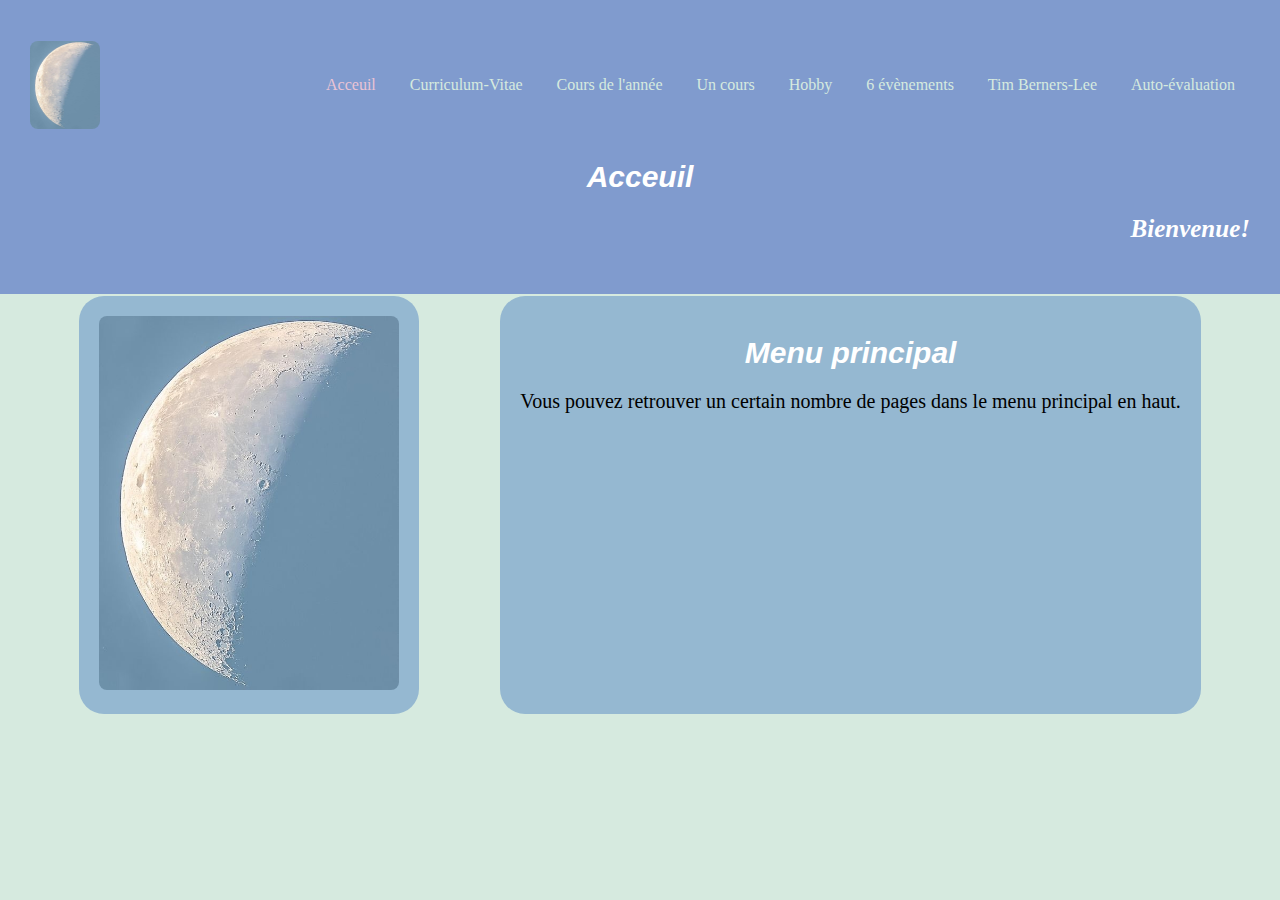
<file: index.html>
<!DOCTYPE html>
<html>
	<head>
		<meta charset="utf-8" />
		<meta name="author" content="Niekita J.">
		<meta name="wiewport" content="width=device-width, initial-scale=1.0">
		<link rel="stylesheet" href="style.css" />
		<link rel="icon" type="jpeg" href="moon.jpeg"/>
		<title>Menu</title>
	</head>
	
	<body>
		<header>
			<nav>
				<img src="moon.jpeg" class="logo" alt="Logo, lune">
				<ul class="nav-links">
					<li><a href="index.html" style="color:#eac4d5">Acceuil</a></li>
					<li><a href="cv.html">Curriculum-Vitae</a></li>
					<li><a href="sommairecours.html">Cours de l'année</a></li>
					<li><a href="coursdétail.html">Un cours</a></li>
					<li><a href="hobby.html">Hobby</a></li>
					<li><a href="six-events.html">6 évènements</a></li>
					<li><a href="tim.html">Tim Berners-Lee</a></li>
					<li><a href="autoeval.html">Auto-évaluation</a></li>
				</ul>
			</nav>
			<h1>Acceuil</h1>
			<h2>Bienvenue!</h2>
		</header>
		<section>
			<article>
			<img src="moon.jpeg" alt="Lune" width="300px">
			</article>
			
			<article>
			<h1>Menu principal</h1>
			<p>Vous pouvez retrouver un certain nombre de pages dans le menu principal en haut.</p>
		</section>
	</body>
</html>
</file>
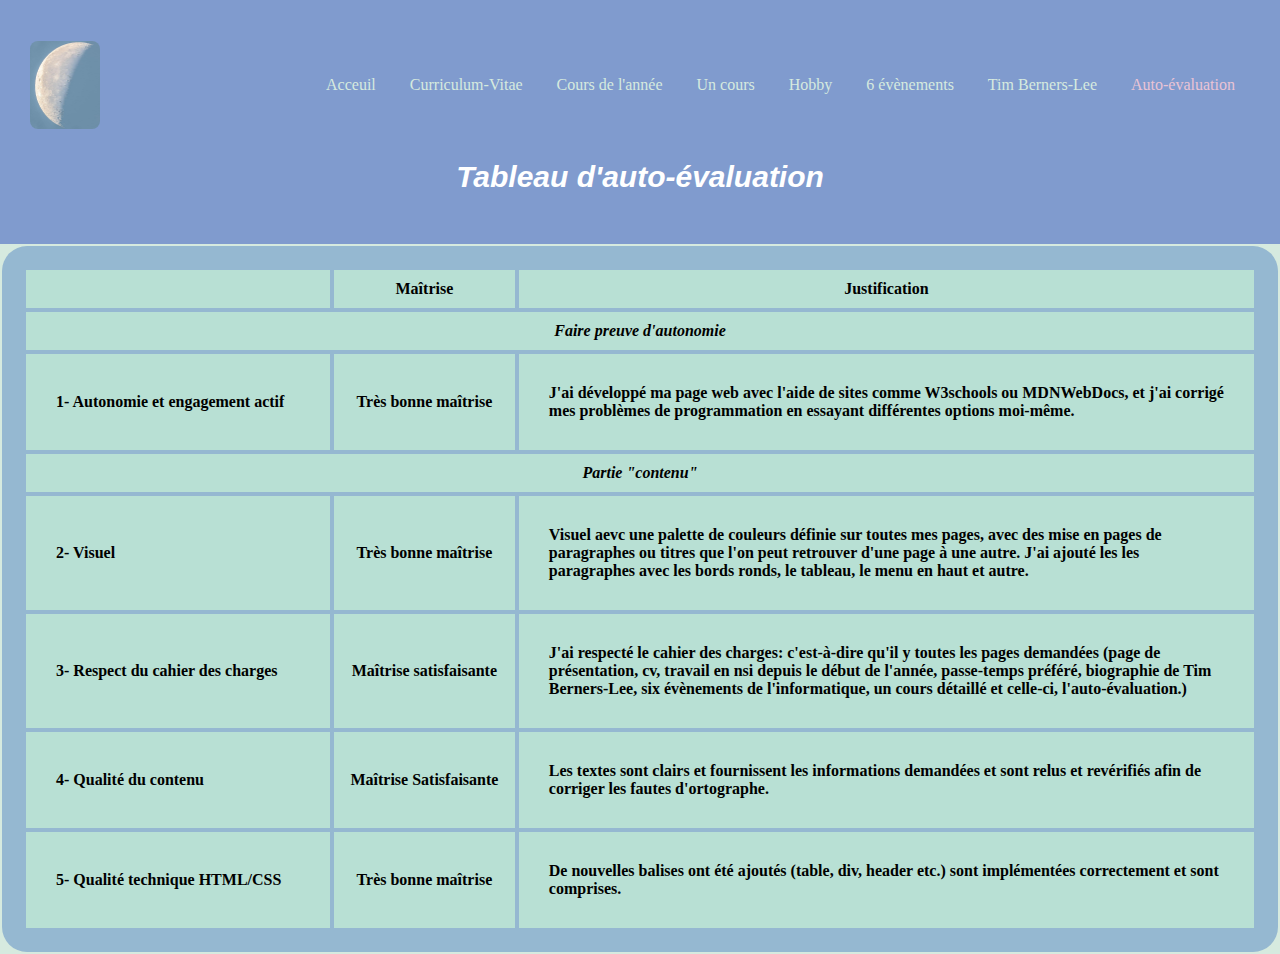
<file: autoeval.html>
<!DOCTYPE html>
<html>
	<head>
		<meta charset="utf-8" />
		<meta name="author" content="Niekita J">
		<meta name="viewport" content="width=device-width, initial-scale=1.0">
		<title>Auto-évaluation</title>
		<link rel="stylesheet" href="style.css" />
		<link rel="icon" type="jpeg" href="moon.jpeg"/>
	</head>
	<body>
		<header>
			<nav>
				<img src="moon.jpeg" class="logo" alt="Logo, lune">
				<ul class="nav-links">
					<li><a href="index.html">Acceuil</a></li>
					<li><a href="cv.html">Curriculum-Vitae</a></li>
					<li><a href="sommairecours.html">Cours de l'année</a></li>
					<li><a href="coursdétail.html">Un cours</a></li>
					<li><a href="hobby.html">Hobby</a></li>
					<li><a href="six-events.html">6 évènements</a></li>
					<li><a href="tim.html">Tim Berners-Lee</a></li>
					<li><a href="autoeval.html" style="color:#eac4d5">Auto-évaluation</a></li>
				</ul>
			</nav>
			<h1>Tableau d'auto-évaluation</h1>
		</header>
		
		<section>
			<article>
				<table style="width:100%">
					<tr>
						<td style="width:25%"> </th>
						<td style="width:15%">Maîtrise</th>
						<td style="width:60%">Justification</td>
					</tr>
					
					<tr style="height:5px">
						<td colspan="3" style="font-style: italic">Faire preuve d'autonomie</td>
					</tr>
					
					<tr style="height:100px">
						<th>1- Autonomie et engagement actif</td>
						<td>Très bonne maîtrise</td>
						<th>J'ai développé ma page web avec l'aide de sites comme W3schools ou MDNWebDocs, et j'ai corrigé mes problèmes de programmation en essayant différentes options moi-même.</th>
					</tr>
					
					<tr style="height:5px">
						<td colspan="3" style="font-style: italic">Partie "contenu"</td>
					</tr>
					
					<tr style="height:100px">
						<th>2- Visuel</td>
						<td>Très bonne maîtrise</td>
						<th>Visuel aevc une palette de couleurs définie sur toutes mes pages, avec des mise en pages de paragraphes ou titres que l'on peut retrouver d'une page à une autre. J'ai ajouté les
						les paragraphes avec les bords ronds, le tableau, le menu en haut et autre.</th>
					</tr>
					
					<tr style="height:100px">
						<th>3- Respect du cahier des charges</th>
						<td>Maîtrise satisfaisante</td>
						<th>J'ai respecté le cahier des charges: c'est-à-dire qu'il y toutes les pages demandées (page de présentation, cv, travail en nsi depuis le début de l'année,
						passe-temps préféré, biographie de Tim Berners-Lee, six évènements de l'informatique, un cours détaillé et celle-ci, l'auto-évaluation.)</th>
					</tr>
					
					<tr style="height:100px">
						<th>4- Qualité du contenu</th>
						<td>Maîtrise Satisfaisante</td>
						<th>Les textes sont clairs et fournissent les informations demandées et sont relus et revérifiés afin de corriger les fautes d'ortographe.</th>
					</tr>

					<tr style="height:100px">
						<th>5- Qualité technique HTML/CSS</th>
						<td>Très bonne maîtrise</td>
						<th>De nouvelles balises ont été ajoutés (table, div, header etc.) sont implémentées correctement et sont comprises.</th>
					</tr>	
				</table>
			</article>
		</section>
	</body>
</html>
</file>
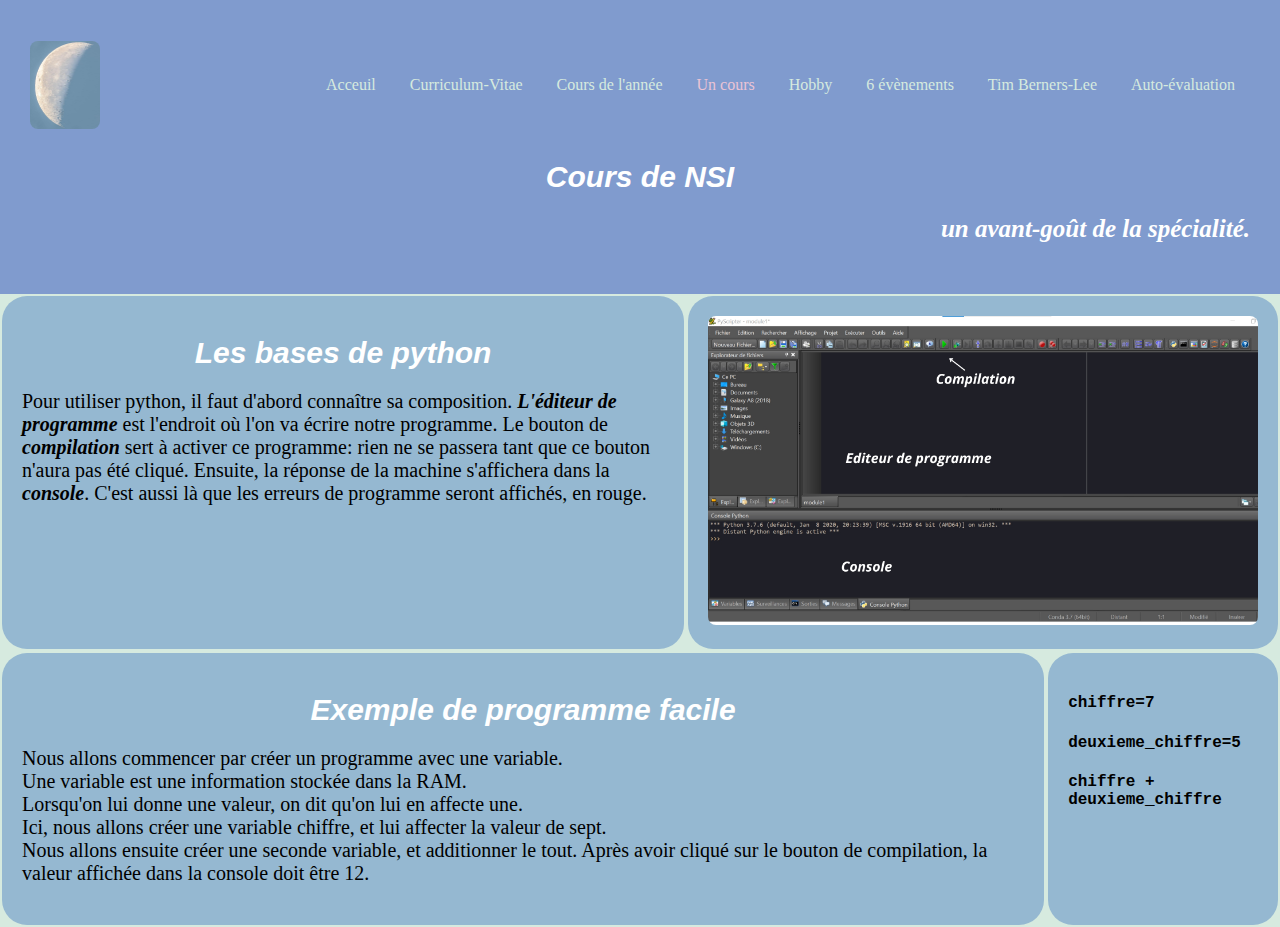
<file: coursdétail.html>
<!DOCTYPE html>
<html>
	<head>
		<meta charset="utf-8" />
		<meta name="author" content="Niekita J.">
		<meta name="wiewport" content="width=device-width, initial-scale=1.0">
		<link rel="stylesheet" href="style.css" />
		<link rel="icon" type="jpeg" href="moon.jpeg"/>
		<title>Petit cours de NSI</title>
	</head>
	<body>
		<header>
			<nav>
				<img src="moon.jpeg" class="logo" alt="Logo, lune">
				<ul class="nav-links">
					<li><a href="index.html">Acceuil</a></li>
					<li><a href="cv.html">Curriculum-Vitae</a></li>
					<li><a href="sommairecours.html">Cours de l'année</a></li>
					<li><a href="coursdétail.html" style="color:#eac4d5">Un cours</a></li>
					<li><a href="hobby.html">Hobby</a></li>
					<li><a href="six-events.html">6 évènements</a></li>
					<li><a href="tim.html">Tim Berners-Lee</a></li>
					<li><a href="autoeval.html">Auto-évaluation</a></li>
				</ul>
			</nav>
			<h1>Cours de NSI</h1>
			<h2>un avant-goût de la spécialité.</h2>
		</header>
		
		<section>
			<article>
			<h1>Les bases de python</h1>
			<p>Pour utiliser python, il faut d'abord connaître sa composition.
			<em>L'éditeur de programme</em> est l'endroit où l'on va écrire notre programme. Le bouton de <em>compilation</em> sert à
			activer ce programme: rien ne se passera tant que ce bouton n'aura pas été cliqué.
			Ensuite, la réponse de la machine s'affichera dans la <em>console</em>.
			C'est aussi là que les erreurs de programme seront affichés, en rouge.</p>
			</article>
			<article>
			<img src="python.jpeg" alt="Exemple de l'interface python" width="550px">
			</article>
		</section>
		<section>
			<article>
			<h1>Exemple de programme facile</h1>
			<p>Nous allons commencer par créer un programme avec une variable.
			<br>Une variable est une information stockée dans la RAM.
			<br>Lorsqu'on lui donne une valeur, on dit qu'on lui en affecte une.
			<br>Ici, nous allons créer une variable chiffre, et lui affecter la valeur de sept.
			<br>Nous allons ensuite créer une seconde variable, et additionner le tout. Après avoir cliqué sur le bouton de compilation, la valeur affichée dans la console doit être 12.</p>
			</article>
			
			
			<article>
			<h4>chiffre=7</h4>
			<h4>deuxieme_chiffre=5</h4>
			<h4>chiffre + deuxieme_chiffre</h4>
			</article>
		</section>
	</body>
</html>
</file>
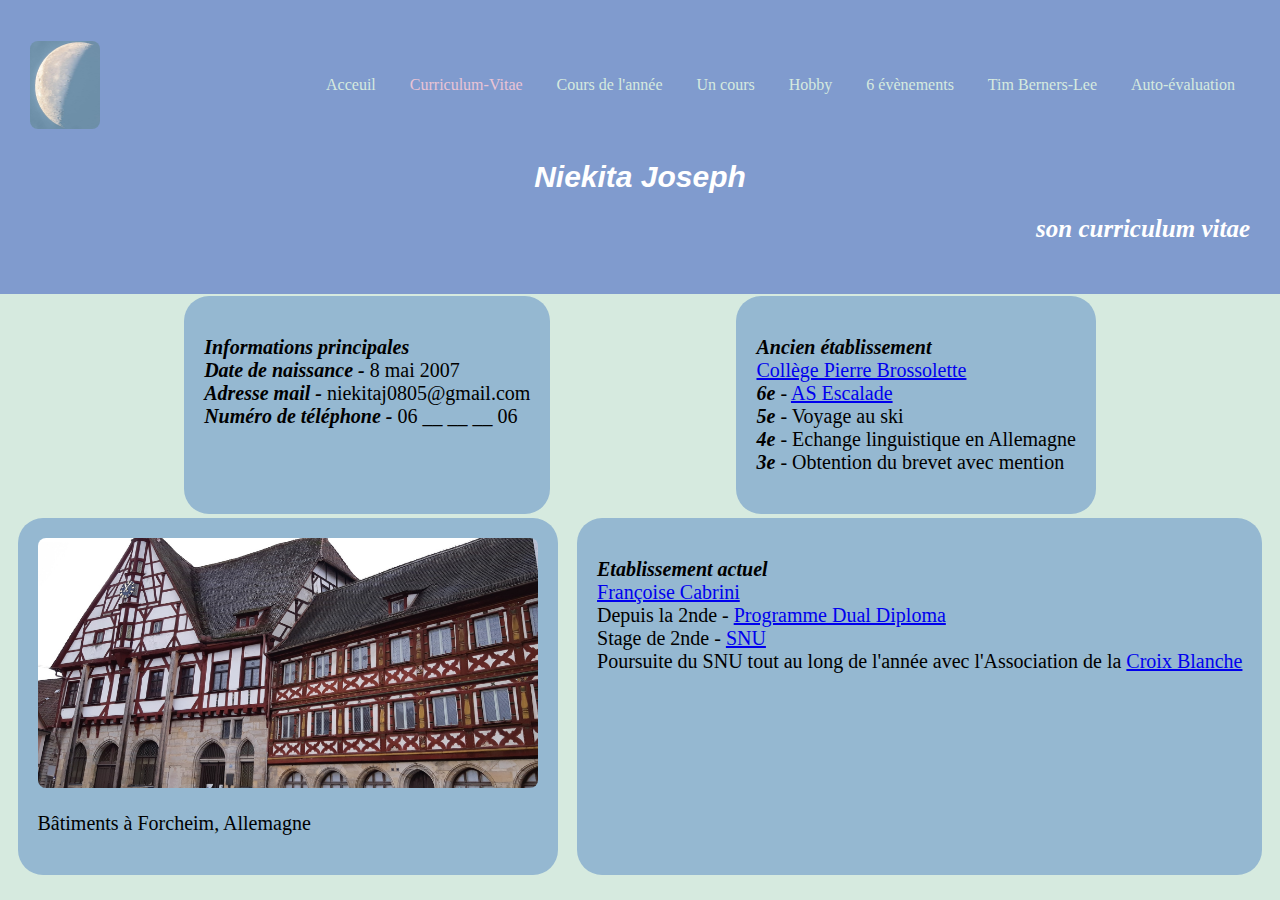
<file: cv.html>
<!DOCTYPE html>
<html>
	<head>
		<meta charset="utf-8" />
		<meta name="author" content="Niekita J">
		<meta name="viewport" content="width=device-width, initial-scale=1.0">
		<link rel="stylesheet" href="style.css" />
		<link rel="icon" type="jpeg" href="moon.jpeg"/>
		<title>CV</title>
	</head>
	
	<body>
		<header>
			<nav>
				<img src="moon.jpeg" class="logo" alt="Logo, lune">
				<ul class="nav-links">
					<li><a href="index.html">Acceuil</a></li>
					<li><a href="cv.html" style="color:#eac4d5">Curriculum-Vitae</a></li>
					<li><a href="sommairecours.html">Cours de l'année</a></li>
					<li><a href="coursdétail.html">Un cours</a></li>
					<li><a href="hobby.html">Hobby</a></li>
					<li><a href="six-events.html">6 évènements</a></li>
					<li><a href="tim.html">Tim Berners-Lee</a></li>
					<li><a href="autoeval.html">Auto-évaluation</a></li>
				</ul>
			</nav>
			
			<h1>Niekita Joseph</h1>
			<h2>son curriculum vitae</h2>
		</header>
		<section>
			<article>
				<p><em>Informations principales</em>
				<br>
				<em>Date de naissance -</em> 8 mai 2007
				<br>
				<em>Adresse mail -</em> niekitaj0805@gmail.com
				<br>
				<em>Numéro de téléphone -</em> 06 __ __ __ 06
				<br>
				</p>
			</article>
			<article>
				<p><em>Ancien établissement</em>
				<br>
				<a href="http://www.scolasite.net/expire.php" title="Pierre Brossolette">Collège Pierre Brossolette</a>
				<br>
				<em>6e</em> - <a href="https://epsbrossolette94.jimdofree.com/" title="AS Pierre Brossolette">AS Escalade</a>
				<br>
				<em>5e</em> - Voyage au ski
				<br>
				<em>4e</em> - Echange linguistique en Allemagne
				<br>
				<em>3e</em> - Obtention du brevet avec mention</p>
			</article>
		</section>
		<section>
			<article>
				<img src="allemagne-picture.jpeg" alt="Voyage en allemagne" width="500px" height="250px">
				<p>Bâtiments à Forcheim, Allemagne</p>
			</article>
			<article>
				<p><em>Etablissement actuel</em>
				<br>
				<a href="https://www.cabrini.fr/" title="Françoise Cabrini">Françoise Cabrini</a>
				<br>
				<a>Depuis la 2nde -</a> <a href="https://dualdiploma.org/" title="Dual Diploma">Programme Dual Diploma</a>
				<br>
				<a>Stage de 2nde -</a> <a href="https://www.snu.gouv.fr/" title="SNU">SNU</a>
				<br>
				Poursuite du SNU tout au long de l'année avec l'Association de la <a href="https://www.croixblanche.org/" title="Croix Blanche">Croix Blanche</a>
				</p>						
			</article>
		</section>
	</body>
</html>
</file>
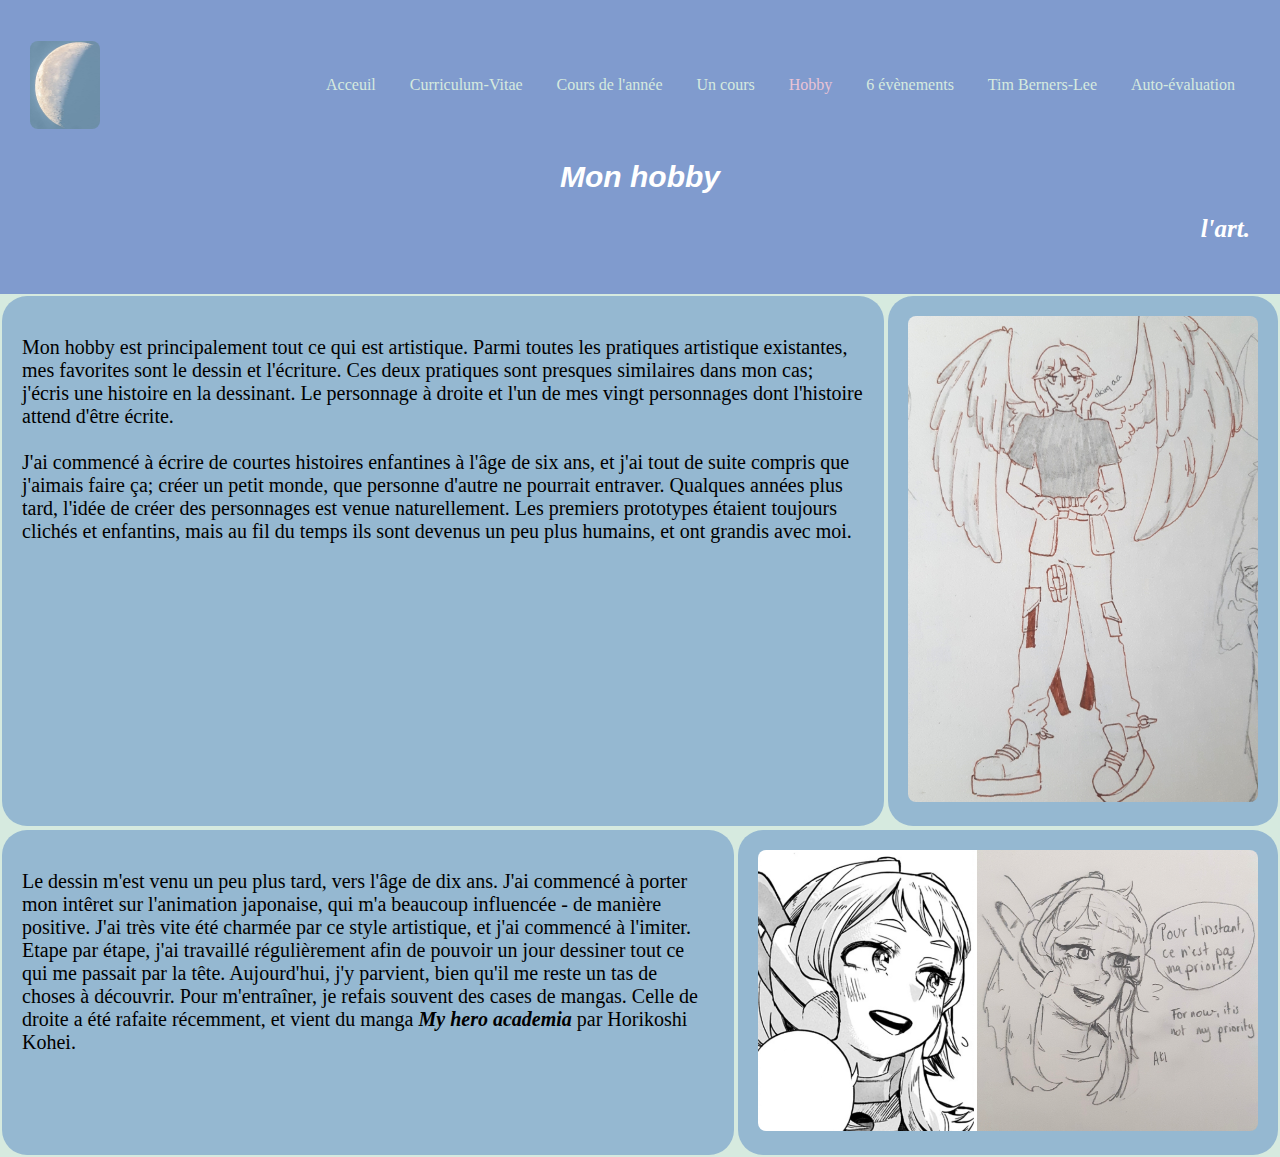
<file: hobby.html>
<!DOCTYPE html>
<html>
	<head>
		<meta charset="utf-8" />
		<meta name="author" content="Niekita J.">
		<meta name="wiewport" content="width=device-width, initial-scale=1.0">
		<link rel="stylesheet" href="style.css" />
		<link rel="icon" type="jpeg" href="moon.jpeg"/>
		<title>Hobby</title>
	</head>
	<body>
		<header>
			<nav>
				<img src="moon.jpeg" class="logo" alt="Logo, lune">
				<ul class="nav-links">
					<li><a href="index.html">Acceuil</a></li>
					<li><a href="cv.html">Curriculum-Vitae</a></li>
					<li><a href="sommairecours.html">Cours de l'année</a></li>
					<li><a href="coursdétail.html">Un cours</a></li>
					<li><a href="hobby.html" style="color:#eac4d5">Hobby</a></li>
					<li><a href="six-events.html">6 évènements</a></li>
					<li><a href="tim.html">Tim Berners-Lee</a></li>
					<li><a href="autoeval.html">Auto-évaluation</a></li>
				</ul>
			</nav>
			<h1>Mon hobby</h1>
			<h2>l'art.</h2>
		</header>
			<section>
				<article>

					<p>Mon hobby est principalement tout ce qui est artistique. Parmi toutes les pratiques artistique existantes, mes favorites sont
					le dessin et l'écriture. Ces deux pratiques sont presques similaires dans mon cas; j'écris une histoire en la dessinant. Le personnage
					à droite et l'un de mes vingt personnages dont l'histoire attend d'être écrite.
					<br>
					<br>J'ai commencé à écrire de courtes histoires enfantines à l'âge de six ans, et j'ai tout de suite compris que j'aimais faire ça; créer
					un petit monde, que personne d'autre ne pourrait entraver. Qualques années plus tard, l'idée de créer des personnages est venue naturellement.
					Les premiers prototypes étaient toujours clichés et enfantins, mais au fil du temps ils sont devenus un peu plus humains, et ont grandis avec moi.</p>
				</article>
				<article>
					<img src="andrew.jpeg" alt="Personnage" width="350px">
				</article>
			</section>
			<section>			
				<article>
					<p>Le dessin m'est venu un peu plus tard, vers l'âge de dix ans. J'ai commencé à porter mon intêret sur l'animation japonaise, qui m'a beaucoup influencée
					- de manière positive. J'ai très vite été charmée par ce style artistique, et j'ai commencé à l'imiter. Etape par étape, j'ai travaillé régulièrement afin
					 de pouvoir un jour dessiner tout ce qui me passait par la tête. Aujourd'hui, j'y parvient, bien qu'il me reste un tas de choses à découvrir. Pour m'entraîner,
					 je refais souvent des cases de mangas. Celle de droite a été rafaite récemment, et vient du manga <em>My hero academia</em> par Horikoshi Kohei.</p>						
				</article>
				<article>
					<img src="ochaco.jpeg" alt="Ochaco Uraraka par Kohei Horikoshi" width="500px">
				</article>
			</section>
	</body>
</html>
</file>
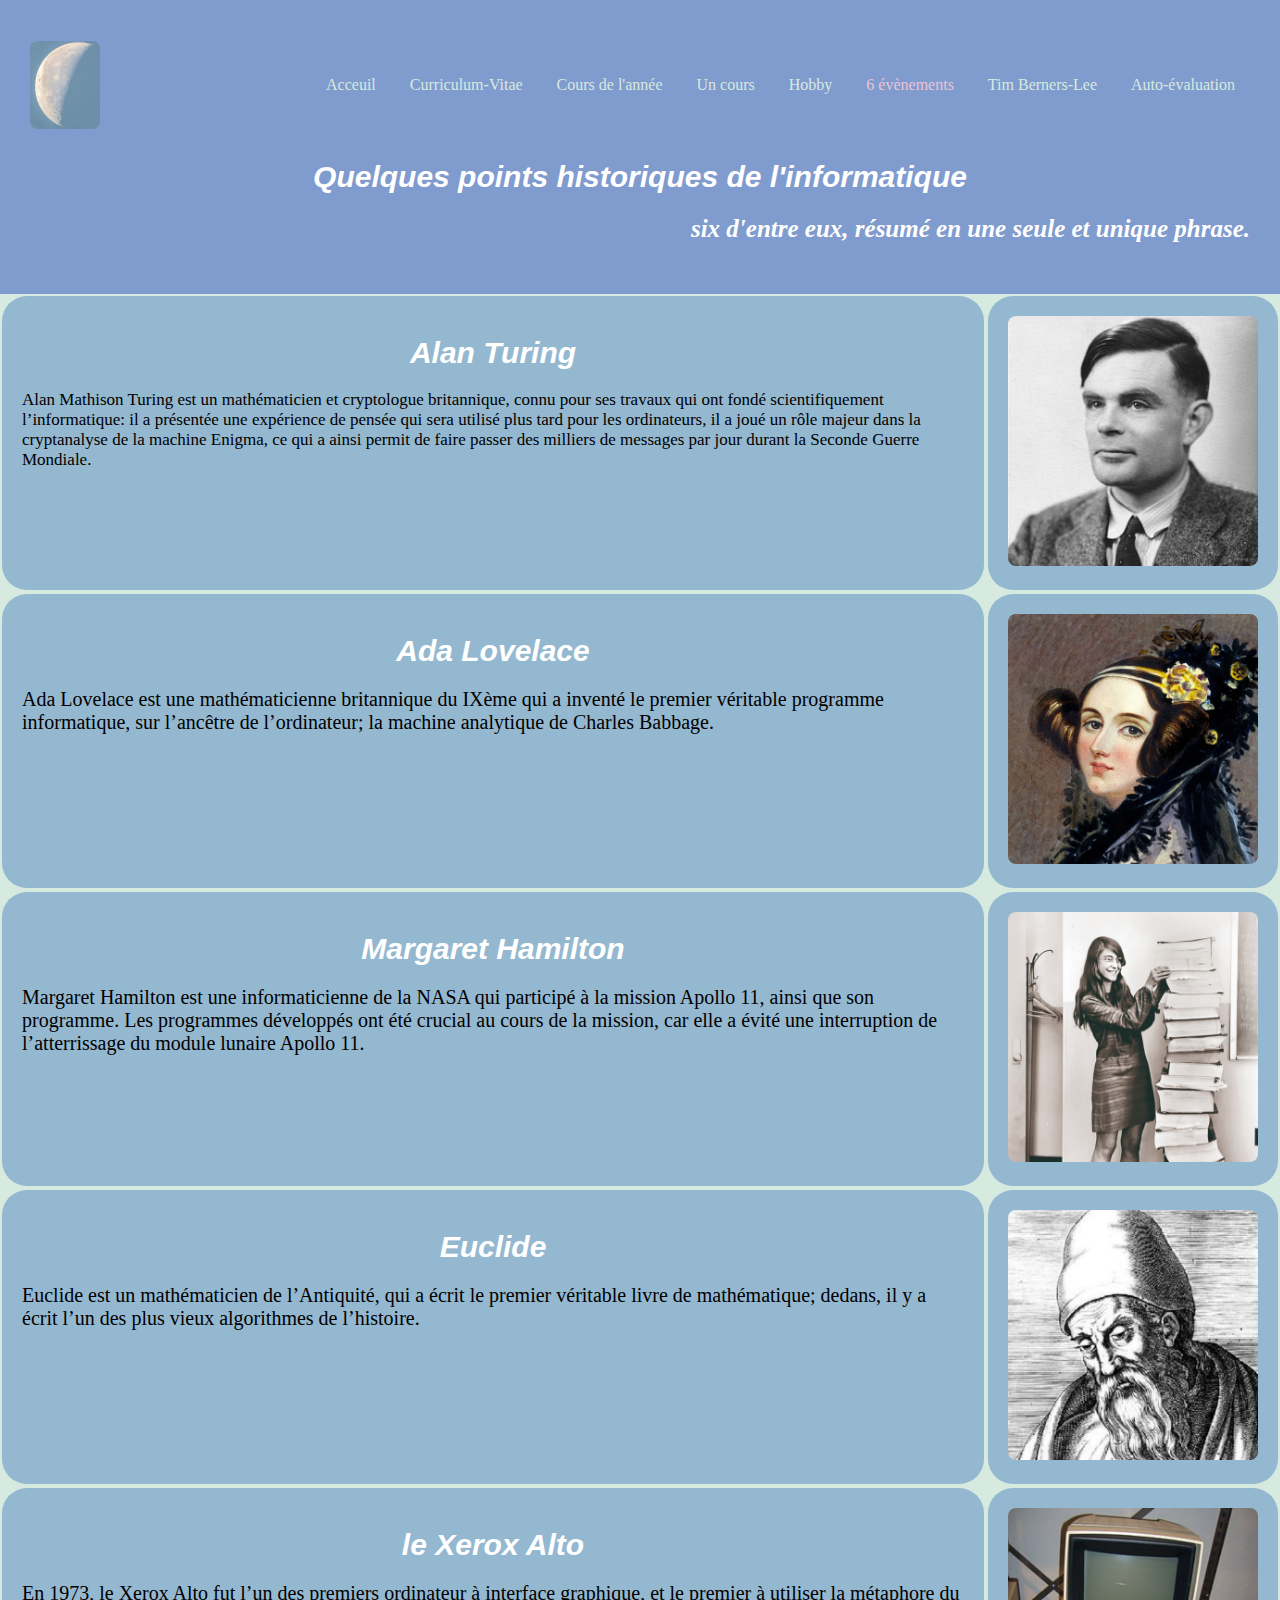
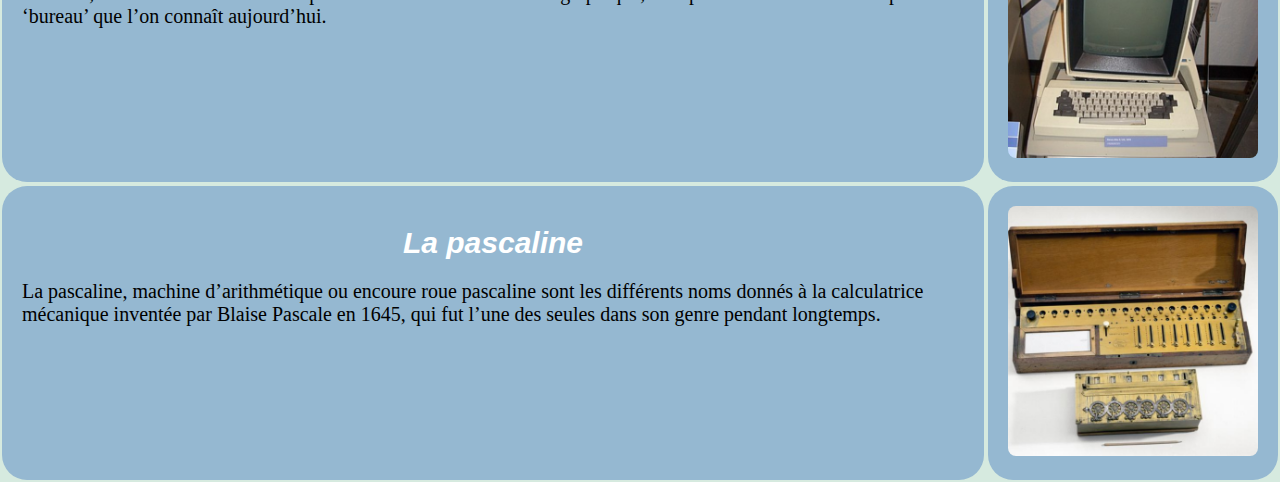
<file: six-events.html>
<!DOCTYPE html>
<html>
	<head>
		<meta charset="utf-8" />
		<meta name="author" content="Niekita J">
		<meta name="viewport" content="width=device-width, initial-scale=1.0">
		<link rel="stylesheet" href="style.css" />
		<link rel="icon" type="jpeg" href="moon.jpeg"/>
		<title>6 évènements</title>
	</head>
	<body>
		<header>
			<nav>
				<img src="moon.jpeg" class="logo" alt="Logo, lune">
				<ul class="nav-links">
					<li><a href="index.html">Acceuil</a></li>
					<li><a href="cv.html">Curriculum-Vitae</a></li>
					<li><a href="sommairecours.html">Cours de l'année</a></li>
					<li><a href="coursdétail.html">Un cours</a></li>
					<li><a href="hobby.html">Hobby</a></li>
					<li><a href="six-events.html" style="color:#eac4d5">6 évènements</a></li>
					<li><a href="tim.html">Tim Berners-Lee</a></li>
					<li><a href="autoeval.html">Auto-évaluation</a></li>
				</ul>
			</nav>
			<h1>Quelques points historiques de l'informatique</h1>
			<h2>six d'entre eux, résumé en une seule et unique phrase.</h2>
		</header>
		
		<section>	
			<article>
				<h1>Alan Turing</h1>
				<p style="font-size: 17px">Alan Mathison Turing est un mathématicien et cryptologue britannique, connu pour ses travaux qui ont fondé scientifiquement l’informatique: 
				il a présentée une expérience de pensée qui sera utilisé plus tard pour les ordinateurs, il a joué un rôle majeur dans la cryptanalyse de la machine Enigma, ce qui a ainsi permit de faire passer des
				milliers de messages par jour durant la Seconde Guerre Mondiale.</p>
			</article>
			<article>
				<img src="alan-turing.jpeg" width="250px" alt="Alan Turing">
			</article>
		</section>
		<section>
			<article>
				<h1>Ada Lovelace</h1>
				<p>Ada Lovelace est une mathématicienne britannique du IXème qui a inventé le premier véritable programme informatique, sur l’ancêtre de l’ordinateur; la machine analytique de Charles Babbage.</p>
			</article>
			<article>
				<img src="lovelace.jpeg" alt="Ada Lovelace" width="250px">
			</article>
		</section>
		<section>
			<article>
				<h1>Margaret Hamilton</h1>
				<p>Margaret Hamilton est une informaticienne de la NASA qui participé à la mission Apollo 11, ainsi que son programme. Les programmes développés ont été crucial au cours de la mission, car elle a évité une interruption de l’atterrissage du module lunaire Apollo 11.</p>
			</article>
			<article>
				<img src="hamilton.jpeg" alt="Margaret Hamilton" width="250px">
			</article>
		</section>
		<section>
			<article>
				<h1>Euclide</h1>
				<p>Euclide est un mathématicien de l’Antiquité, qui a écrit le premier véritable livre de mathématique; 
				dedans, il y a écrit l’un des plus vieux algorithmes de l’histoire. </p>
			</article>
			<article>
				<img src="euclide.jpeg" width="250px" alt="Euclide">
			</article>
		</section>
		<section>
			<article>
				<h1>le Xerox Alto</h1>
				<p>En 1973, le Xerox Alto fut l’un des premiers ordinateur à interface graphique, et le premier à
				utiliser la métaphore du ‘bureau’ que l’on connaît aujourd’hui.</p>
			</article>
			<article>
				<img src="xerox-alto.jpeg" width="250px" alt="le Xerox Alto">
			</article>
		</section>
		<section>
			<article>
				<h1>La pascaline</h1>
				<p>La pascaline, machine d’arithmétique ou encoure roue pascaline sont les différents noms donnés à la calculatrice mécanique inventée par Blaise Pascale en 1645,
				qui fut l’une des seules dans son genre pendant longtemps.</p>
			</article>
			<article>
					<img src="pascaline.jpeg" width="250px" alt="La pascaline">
			</article>
		</section>
	</body>
</html>
</file>
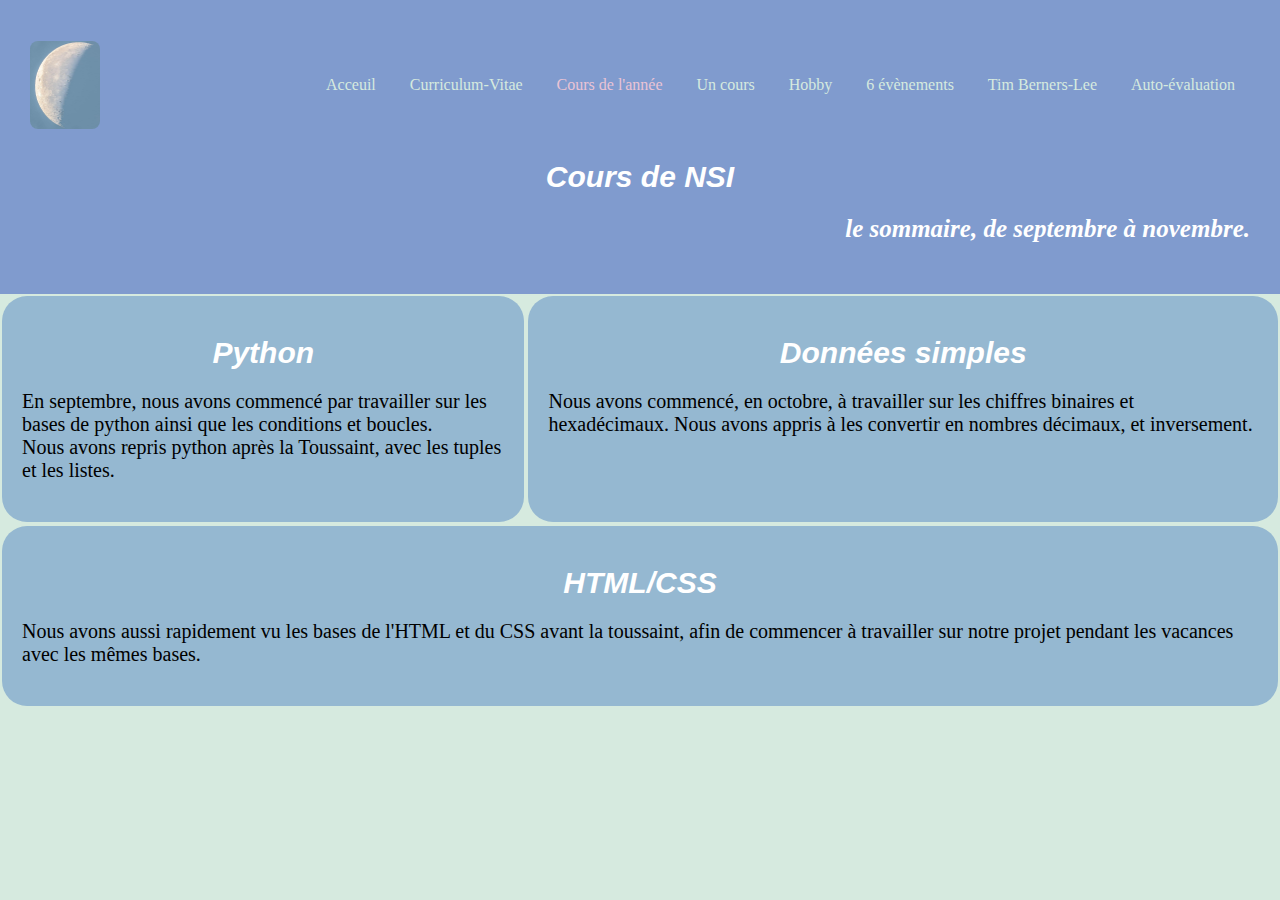
<file: sommairecours.html>
<!DOCTYPE html>
<html>
	<head>
		<meta charset="utf-8" />
		<meta name="author" content="Niekita J.">
		<meta name="wiewport" content="width=device-width, initial-scale=1.0">
		<link rel="stylesheet" href="style.css" />
		<link rel="icon" type="jpeg" href="moon.jpeg"/>
		<title>Cours dans l'année</title>
	</head>
	<body>
		<header>
			<nav>
				<img src="moon.jpeg" class="logo" alt="Logo, lune">
				<ul class="nav-links">
					<li><a href="index.html">Acceuil</a></li>
					<li><a href="cv.html">Curriculum-Vitae</a></li>
					<li><a href="sommairecours.html" style="color:#eac4d5">Cours de l'année</a></li>
					<li><a href="coursdétail.html">Un cours</a></li>
					<li><a href="hobby.html">Hobby</a></li>
					<li><a href="six-events.html">6 évènements</a></li>
					<li><a href="tim.html">Tim Berners-Lee</a></li>
					<li><a href="autoeval.html">Auto-évaluation</a></li>
				</ul>
			</nav>
			<h1>Cours de NSI</h1>
			<h2>le sommaire, de septembre à novembre.</h2>
		</header>
		
		<section>
			<article>
					<h1>Python</h1>
					<p>En septembre, nous avons commencé par travailler sur les bases de python ainsi que les conditions et boucles.<br>
					Nous avons repris python après la Toussaint, avec les tuples et les listes.</p>
			</article>
			<article>
					<h1>Données simples</h1>
					<p>Nous avons commencé, en octobre, à travailler sur les chiffres binaires et hexadécimaux. Nous avons appris à les convertir en nombres
					décimaux, et inversement.</p>
			</article>
		</section>
		<section>
			<article>
				<h1>HTML/CSS</h1>
				<p>Nous avons aussi rapidement vu les bases de l'HTML et du CSS avant la toussaint, afin de commencer à travailler sur notre projet
				pendant les vacances avec les mêmes bases.</p>
			</article>
		</section>
	</body>
</html>
</file>
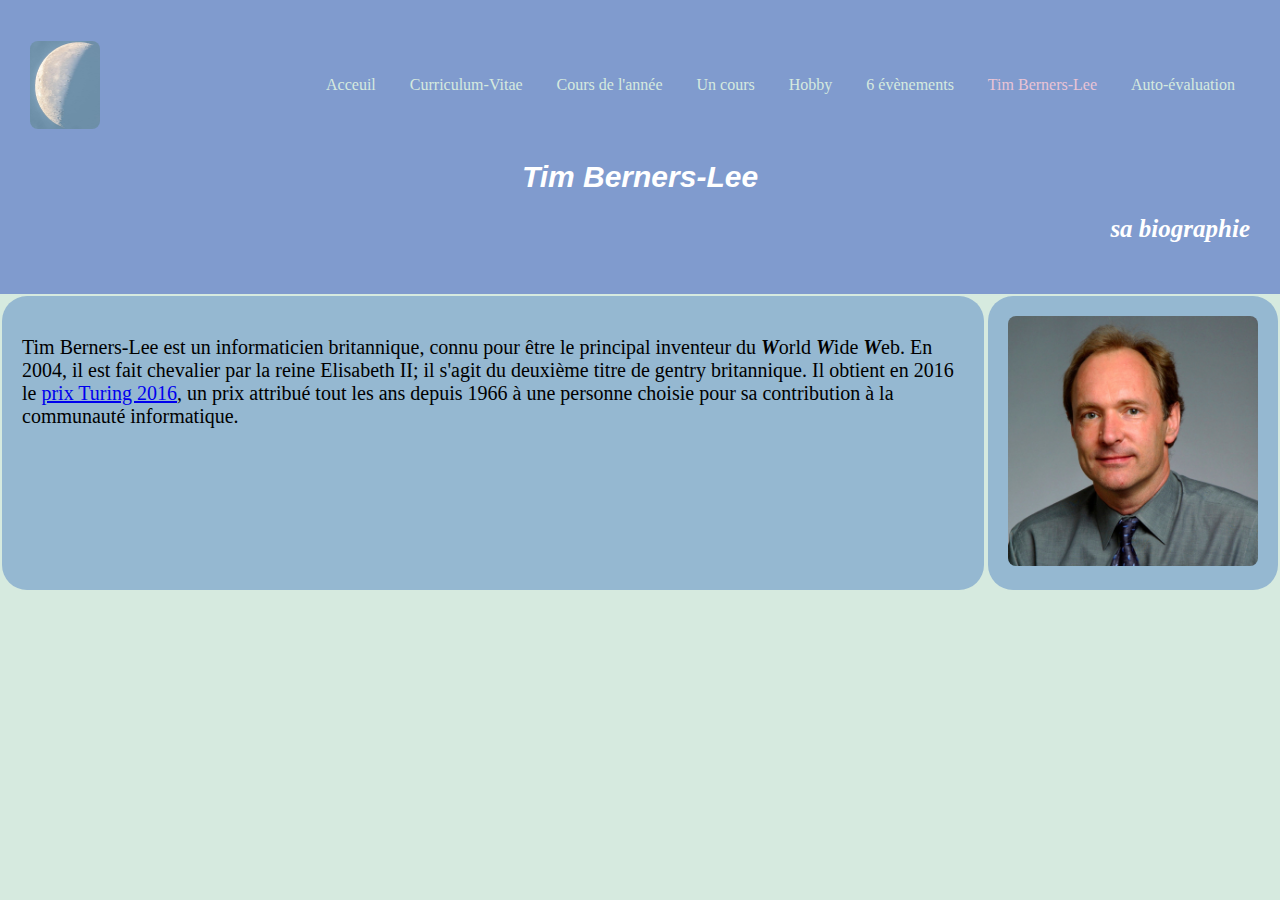
<file: tim.html>
<!DOCTYPE html>
<html>
	<head>
		<meta charset="utf-8" />
		<meta name="author" content="Niekita J.">
		<meta name="wiewport" content="width=device-width, initial-scale=1.0">
		<link rel="stylesheet" href="style.css" />
		<link rel="icon" type="jpeg" href="moon.jpeg"/>
		<title>Tim Berners-Lee</title>
	</head>
	
	<body>
		<header>
			<nav>
				<img src="moon.jpeg" class="logo" alt="Logo, lune">
				<ul class="nav-links">
					<li><a href="index.html">Acceuil</a></li>
					<li><a href="cv.html">Curriculum-Vitae</a></li>
					<li><a href="sommairecours.html">Cours de l'année</a></li>
					<li><a href="coursdétail.html">Un cours</a></li>
					<li><a href="hobby.html">Hobby</a></li>
					<li><a href="six-events.html">6 évènements</a></li>
					<li><a href="tim.html" style="color:#eac4d5">Tim Berners-Lee</a></li>
					<li><a href="autoeval.html">Auto-évaluation</a></li>
				</ul>
			</nav>
			<h1>Tim Berners-Lee </h1>
			<h2>sa biographie</h2>
		</header>
		
		<section>
			<article>
				<p>Tim Berners-Lee est un informaticien britannique, connu pour être le principal inventeur du <em>W</em>orld <em>W</em>ide <em>W</em>eb.
				En 2004, il est fait chevalier par la reine Elisabeth II; il s'agit du deuxième titre de gentry britannique.
				Il obtient en 2016 le <a href="six-events.html">prix Turing 2016</a>, un prix attribué tout les ans depuis 1966 à une personne choisie pour sa contribution à la communauté informatique.</p>
			</article>
			<article>
				<img src="tim.jpeg" width="250px">
			</article>
		</section>
	</body>
</html>
</file>
<file: style.css>
/*trucs principaux*/
body {
	margin: 0;
	padding: 0;
	background-color: #d6eadf;
}
h1 {
	color: white;
	text-align: center;
	font-style: italic;
	font-family: Trebuchet MS, sans-serif;
	font-size: 30px;
}
h2 {
	color: white;
	font-style: italic;
	font-family: Times new roman, serif;
	text-align: right;
	font-size: 25px;
}

h3 {
	color: white;
	font-style: italic;
	font-family: Times new roman, serif;
	text-align: center;
	font-size: 25px;
}

h4 {
	font-family: Courier;
	text-align: left;
}

p {	
	font-size: 20px;
	text-align: left;
	font-family: Trebuchet ms;
}

em {
	font-weight: bold;
}

img {
	border-radius: 8px;
}

/*mise en page classique*/

header {
	background-color: #809bce;
	padding: 30px;
	position: relative;
}

article {
	padding: 20px;
	background-color: #95b8d1;
	border-radius: 25px;
	margin: 2px;
	text-align: center;
}

section {
	display: flex;
	flex: auto;
	justify-content: space-evenly;
}

/*Menu de la page principale*/

nav{
	display: flex;
	align-items: center;
	justify-content: space-between;
}

.logo {
	width: 70px;
}

.nav-links {
	padding: 30px 0;
}
.nav-links li {
	display: inline-block;
	margin: 0 15px;
}

.nav-links li a {
	text-decoration: none; 
	color: #d6eadf;
	padding: 5px 0;
	position: relative;
}

.nav-links li a::after {
	content: '';
	background: #eac4d5;
	width: 0%;
	height: 2px;
	position: absolute;
	bottom: 0;
	left: 0;
	transition: width 0.5s;
}

.nav-links li a:hover::after {
	width: 100%
}

/*tableau*/

table, th, td {
  border:1px solid black;
  border-collapse: collapse;
  border-spacing: 10px;
  border: 4px solid #95b8d1;
}
tr {
	background-color: #b8e0d4;
	font-weight: bold;
}

th {
	font-weight: bold;
	text-align: left;
	padding: 30px;
}
td {
	font-weight: bold;
	text-align: center;
	padding: 10px;
}
</file>
